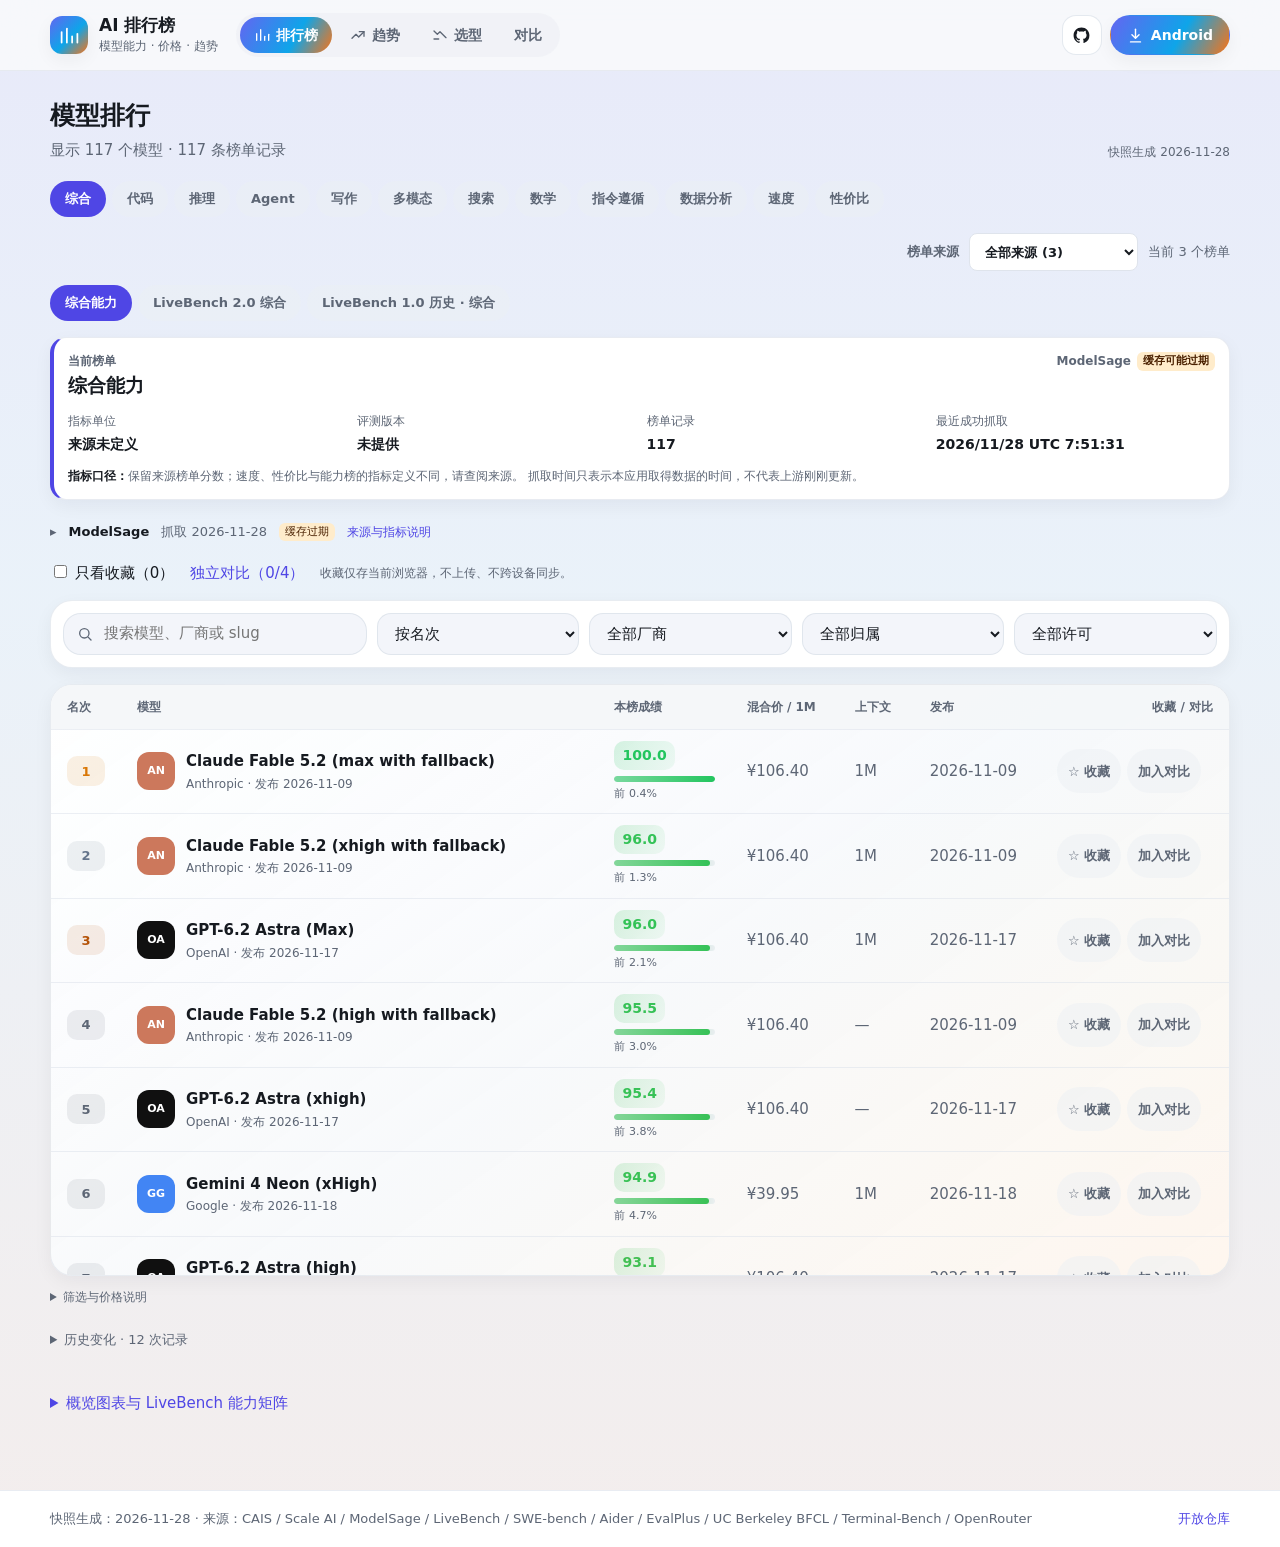
<file: web/index.html>
<!doctype html>
<html lang="zh-CN">
<head>
  <meta charset="utf-8">
  <meta name="viewport" content="width=device-width, initial-scale=1">
  <title>AI 排行榜</title>
  <meta name="description" content="跨源聚合 AI 模型榜单，支持能力、价格、趋势和场景选型对比。">
  <meta name="color-scheme" content="light dark">
  <meta property="og:title" content="AI 排行榜">
  <meta property="og:description" content="跨源聚合 AI 模型榜单，支持能力、价格、趋势和场景选型对比。">
  <link rel="stylesheet" href="./styles.css">
</head>
<body>
  <header class="app-header">
    <div class="shell header-inner">
      <a class="brand" href="#/">
        <span class="brand-mark" aria-hidden="true">
          <svg viewBox="0 0 24 24" fill="none" stroke="currentColor" stroke-width="2" stroke-linecap="round" stroke-linejoin="round"><path d="M3 20V8"/><path d="M9 20V4"/><path d="M15 20v-7"/><path d="M21 20v-10"/></svg>
        </span>
        <span>
          <span class="brand-name">AI 排行榜</span>
          <small>模型能力 · 价格 · 趋势</small>
        </span>
      </a>
      <nav class="app-nav" aria-label="主导航">
        <a href="#/" data-view="leaderboard" title="排行榜">
          <svg viewBox="0 0 24 24" fill="none" stroke="currentColor" stroke-width="2" stroke-linecap="round" stroke-linejoin="round" aria-hidden="true"><path d="M4 20V10"/><path d="M10 20V4"/><path d="M16 20v-6"/><path d="M22 20v-9"/></svg>
          <span>排行榜</span>
        </a>
        <a href="#/trends" data-view="trends" title="趋势">
          <svg viewBox="0 0 24 24" fill="none" stroke="currentColor" stroke-width="2" stroke-linecap="round" stroke-linejoin="round" aria-hidden="true"><path d="M3 17l6-6 4 4 8-8"/><path d="M14 7h7v7"/></svg>
          <span>趋势</span>
        </a>
        <a href="#/select" data-view="select" title="选型">
          <svg viewBox="0 0 24 24" fill="none" stroke="currentColor" stroke-width="2" stroke-linecap="round" stroke-linejoin="round" aria-hidden="true"><path d="m3 6 5 5 4-4 9 9"/><path d="M3 18h7"/></svg>
          <span>选型</span>
        </a>
        <a href="#/compare" data-view="compare" title="独立模型对比"><span>对比</span></a>
      </nav>
      <div class="header-actions">
        <a class="icon-button" href="https://github.com/Aigooz/ai-rankboard" target="_blank" rel="noreferrer" aria-label="GitHub 仓库">
          <svg viewBox="0 0 24 24" fill="currentColor" aria-hidden="true"><path d="M12 2C6.48 2 2 6.48 2 12c0 4.42 2.87 8.17 6.84 9.5.5.08.66-.22.66-.48v-1.7c-2.78.61-3.37-1.34-3.37-1.34-.45-1.16-1.11-1.47-1.11-1.47-.91-.62.07-.6.07-.6 1 .07 1.53 1.03 1.53 1.03.9 1.53 2.36 1.09 2.93.83.09-.65.35-1.09.64-1.34-2.22-.25-4.55-1.11-4.55-4.94 0-1.09.39-1.98 1.03-2.68-.1-.25-.45-1.27.1-2.64 0 0 .84-.27 2.75 1.02.8-.22 1.65-.33 2.5-.33.85 0 1.7.11 2.5.33 1.91-1.29 2.75-1.02 2.75-1.02.55 1.37.2 2.39.1 2.64.64.7 1.03 1.59 1.03 2.68 0 3.84-2.34 4.68-4.57 4.93.36.31.68.92.68 1.85V21c0 .27.16.57.67.48A10.01 10.01 0 0 0 22 12c0-5.52-4.48-10-10-10Z"/></svg>
        </a>
        <a class="download-button" href="https://raw.githubusercontent.com/Aigooz/ai-rankboard-updates/main/app-release.apk" download>
          <svg viewBox="0 0 24 24" fill="none" stroke="currentColor" stroke-width="2" stroke-linecap="round" stroke-linejoin="round" aria-hidden="true"><path d="M12 3v12"/><path d="m7 11 5 5 5-5"/><path d="M5 21h14"/></svg>
          <span>Android</span>
        </a>
      </div>
    </div>
  </header>

  <main class="shell page" id="app" aria-live="polite">
    <section class="loading-state" id="loading">
      <span class="spinner"></span>
      <h1>正在加载榜单</h1>
      <p>正在获取最新快照数据，首次加载可能需要几秒。</p>
    </section>
  </main>

  <div class="modal" id="model-modal" hidden>
    <div class="modal-backdrop" data-close-modal></div>
    <div class="modal-panel" role="dialog" aria-modal="true" aria-labelledby="modal-title">
      <div class="modal-header">
        <h2 id="modal-title">模型详情</h2>
        <button class="icon-button" type="button" data-close-modal aria-label="关闭详情">
          <svg viewBox="0 0 24 24" fill="none" stroke="currentColor" stroke-width="2" stroke-linecap="round" stroke-linejoin="round" aria-hidden="true"><path d="M18 6 6 18"/><path d="m6 6 12 12"/></svg>
        </button>
      </div>
      <div class="modal-body" id="modal-content"></div>
    </div>
  </div>

  <div class="modal reader-modal" id="news-reader" hidden>
    <div class="modal-backdrop" data-close-reader></div>
    <section class="modal-panel reader-panel" role="dialog" aria-modal="true" aria-labelledby="reader-title" aria-describedby="reader-note">
      <div class="modal-header">
        <h2 id="reader-title">资讯阅读</h2>
        <a class="chip reader-source" data-reader-source target="_blank" rel="noopener noreferrer">打开原文 ↗</a>
        <button class="icon-button" type="button" data-close-reader aria-label="关闭资讯阅读">✕</button>
      </div>
      <p id="reader-note" class="reader-note">正文来自最近一次抓取快照，可能截断或滞后；完整排版与最新内容请查看原文。</p>
      <div class="reader-translation"><button class="chip" type="button" id="reader-translate">翻译为中文</button><span id="reader-translation-status" role="status">按需机翻，将文章文本发送至 MyMemory（第三方）。</span></div>
      <article id="reader-content" class="reader-content" tabindex="0" aria-label="资讯正文"></article>
    </section>
  </div>

  <footer class="app-footer">
    <div class="shell footer-inner">
      <span id="data-meta">数据加载中</span>
      <a href="https://github.com/Aigooz/ai-rankboard" target="_blank" rel="noreferrer">开放仓库</a>
    </div>
  </footer>

  <script type="module" src="./app.js"></script>
</body>
</html>
</file>
<file: web/styles.css>
:root {
  color-scheme: light;
  --bg: #F3F5FA;
  --surface: #FFFFFF;
  --surface-container: #F4F6F9;
  --surface-high: #F0F2F6;
  --surface-highest: #EBEEF3;
  --surface-row: rgba(235, 238, 243, .46);
  --surface-variant: #E6EAF0;
  --outline: #DFE4EC;
  --text: #161A20;
  --muted: #5D6675;
  --primary: #4F46E5;
  --on-primary: #FFFFFF;
  --primary-container: #E7E9FF;
  --on-primary-container: #1B1B62;
  --secondary: #0E8781;
  --secondary-container: #D8F6F3;
  --on-secondary-container: #06302E;
  --tertiary: #D97706;
  --tertiary-container: #FFECCB;
  --on-tertiary-container: #4A2000;
  --success: #16A34A;
  --error: #DC2626;
  --accent-1: #6366F1;
  --accent-2: #0EA5E9;
  --accent-3: #F97316;
  --accent-4: #EC4899;
  --data-gradient: linear-gradient(90deg, #F87171, #FBBF24 50%, #34D399);
  --header: rgba(249, 250, 251, .88);
  --shadow: 0 18px 50px rgba(15, 23, 42, .08);
  --shadow-soft: 0 6px 18px rgba(15, 23, 42, .05);
  --panel-gradient: linear-gradient(145deg, rgba(255, 255, 255, .96) 0%, rgba(248, 250, 252, .9) 52%, rgba(255, 247, 237, .88) 100%);
}

@media (prefers-color-scheme: dark) {
  :root {
    color-scheme: dark;
  --bg: #070A10;
    --surface: #0C1017;
    --surface-container: #151B26;
    --surface-high: #1A212E;
    --surface-highest: #202735;
    --surface-row: rgba(32, 39, 53, .44);
    --surface-variant: #1C232F;
    --outline: #262E3C;
    --text: #E8ECF4;
    --muted: #A7B1C2;
    --primary: #A5B4FC;
    --on-primary: #141A45;
    --primary-container: #37306E;
    --on-primary-container: #E7E9FF;
    --secondary: #5EEAD4;
    --secondary-container: #0D4C47;
    --on-secondary-container: #D8F6F3;
    --tertiary: #FBBF24;
    --tertiary-container: #543405;
    --on-tertiary-container: #FFECCB;
  --success: #4ADE80;
  --error: #F87171;
  --accent-1: #818CF8;
  --accent-2: #38BDF8;
  --accent-3: #FB923C;
  --accent-4: #F472B6;
  --data-gradient: linear-gradient(90deg, #F87171, #FBBF24 50%, #34D399);
    --header: rgba(12, 16, 23, .9);
    --shadow: 0 20px 60px rgba(0, 0, 0, .32);
  --shadow-soft: 0 8px 22px rgba(0, 0, 0, .18);
  --panel-gradient: linear-gradient(145deg, rgba(18, 24, 36, .96) 0%, rgba(12, 16, 23, .92) 52%, rgba(22, 16, 24, .9) 100%);
  }
}

* { box-sizing: border-box; }

html {
  scroll-behavior: smooth;
}

body {
  margin: 0;
  min-height: 100vh;
  background:
    linear-gradient(180deg, rgba(99, 102, 241, .08) 0%, rgba(14, 165, 233, .04) 38%, rgba(249, 115, 22, .06) 100%),
    var(--bg);
  color: var(--text);
  font-family: "Segoe UI", "Microsoft YaHei", system-ui, -apple-system, sans-serif;
  font-size: 15px;
  line-height: 1.5;
  letter-spacing: 0;
}

a {
  color: var(--primary);
  text-decoration: none;
}

a:hover { text-decoration: underline; }

button,
input,
select {
  font: inherit;
}

button:focus-visible,
a:focus-visible,
input:focus-visible,
select:focus-visible,
[tabindex]:focus-visible {
  outline: 2px solid var(--primary);
  outline-offset: 2px;
}

.shell {
  width: min(1180px, 100% - 32px);
  margin-inline: auto;
}

.app-header {
  position: sticky;
  top: 0;
  z-index: 20;
  border-bottom: 1px solid color-mix(in srgb, var(--outline) 68%, transparent);
  background: var(--header);
  backdrop-filter: blur(18px);
}

.header-inner {
  display: flex;
  align-items: center;
  gap: 18px;
  min-height: 70px;
}

.brand {
  display: flex;
  align-items: center;
  gap: 11px;
  color: var(--text);
  font-weight: 700;
  white-space: nowrap;
}

.brand:hover { text-decoration: none; }

.brand-mark {
  display: grid;
  place-items: center;
  width: 38px;
  height: 38px;
  border-radius: 12px;
  background: linear-gradient(135deg, var(--accent-1), var(--accent-2) 55%, var(--accent-3));
  color: var(--on-primary);
  box-shadow: var(--shadow-soft);
}

.brand-mark svg {
  width: 21px;
  height: 21px;
}

.brand-name {
  display: block;
  font-size: 17px;
  line-height: 1.25;
}

.brand small {
  display: block;
  margin-top: 1px;
  color: var(--muted);
  font-size: 12px;
  font-weight: 500;
}

.app-nav {
  display: flex;
  align-items: center;
  gap: 4px;
  padding: 4px;
  border-radius: 999px;
  background: color-mix(in srgb, var(--surface-highest) 52%, transparent);
}

.app-nav a {
  display: inline-flex;
  align-items: center;
  gap: 6px;
  min-height: 36px;
  padding: 0 14px;
  border-radius: 999px;
  color: var(--muted);
  font-size: 14px;
  font-weight: 600;
  transition: background .18s ease, color .18s ease;
}

.app-nav a svg {
  width: 16px;
  height: 16px;
}

.app-nav a:hover {
  color: var(--text);
  background: color-mix(in srgb, var(--surface-highest) 70%, transparent);
  text-decoration: none;
}

.app-nav a.active {
  background: linear-gradient(120deg, var(--accent-1), var(--accent-2) 60%, var(--accent-3));
  color: var(--on-primary);
}

.header-actions {
  display: flex;
  align-items: center;
  gap: 8px;
  margin-left: auto;
}

.icon-button,
.download-button {
  display: inline-flex;
  align-items: center;
  justify-content: center;
  min-height: 40px;
  border: 1px solid color-mix(in srgb, var(--outline) 82%, transparent);
  color: var(--text);
}

.icon-button {
  width: 40px;
  border-radius: 14px;
  background: var(--surface);
  transition: background .18s ease;
}

.icon-button:hover {
  background: var(--surface-container);
}

.icon-button svg {
  width: 19px;
  height: 19px;
}

.download-button {
  gap: 7px;
  height: 40px;
  padding: 0 16px;
  border-radius: 999px;
  background: linear-gradient(120deg, var(--accent-1), var(--accent-2) 58%, var(--accent-3));
  border-color: transparent;
  color: var(--on-primary);
  font-size: 14px;
  font-weight: 650;
  box-shadow: var(--shadow-soft);
}

.download-button:hover {
  color: var(--on-primary);
  background: color-mix(in srgb, var(--primary) 90%, var(--text));
  text-decoration: none;
}

.download-button svg {
  width: 17px;
  height: 17px;
}

.page {
  padding: 26px 0 64px;
}

.metric-grid {
  display: grid;
  grid-template-columns: repeat(4, minmax(0, 1fr));
  gap: 12px;
  margin-bottom: 16px;
}

.metric-card {
  position: relative;
  overflow: hidden;
  padding: 16px 17px 15px;
  border: 1px solid color-mix(in srgb, var(--outline) 68%, transparent);
  border-radius: 20px;
  background: var(--surface);
  box-shadow: var(--shadow-soft);
}

.metric-card::before {
  content: "";
  position: absolute;
  inset: 0 0 auto;
  height: 4px;
  background: linear-gradient(90deg, var(--metric-color), color-mix(in srgb, var(--metric-color) 18%, transparent));
}

.metric-card span,
.metric-card small {
  display: block;
  color: var(--muted);
  font-size: 12px;
  font-weight: 650;
}

.metric-card strong {
  display: block;
  margin: 6px 0 4px;
  color: var(--text);
  font-size: 23px;
  line-height: 1.15;
  font-variant-numeric: tabular-nums;
}

.metric-card small {
  font-weight: 500;
}

.insight-grid {
  display: grid;
  grid-template-columns: repeat(3, minmax(0, 1fr));
  gap: 16px;
  margin-bottom: 16px;
}

.loading-state {
  display: grid;
  place-items: center;
  min-height: 52vh;
  color: var(--muted);
  text-align: center;
}

.loading-state h1 {
  margin: 16px 0 4px;
  font-size: 22px;
  color: var(--text);
}

.loading-state p {
  margin: 0;
}

.spinner {
  width: 30px;
  height: 30px;
  border: 3px solid var(--surface-highest);
  border-top-color: var(--primary);
  border-radius: 50%;
  animation: spin 1s linear infinite;
}

@keyframes spin { to { transform: rotate(360deg); } }

.view-header {
  display: flex;
  align-items: flex-end;
  justify-content: space-between;
  gap: 20px;
  margin-bottom: 18px;
}

.view-header h1 {
  margin: 0 0 4px;
  font-size: 25px;
  font-weight: 700;
  letter-spacing: 0;
}

.view-header p {
  margin: 0;
  color: var(--muted);
  max-width: 620px;
}

.freshness {
  color: var(--muted);
  font-size: 13px;
  text-align: right;
  white-space: nowrap;
}

.freshness strong {
  display: block;
  margin-top: 2px;
  color: var(--text);
  font-size: 15px;
}

.dimension-tabs {
  display: flex;
  gap: 6px;
  overflow-x: auto;
  scrollbar-width: none;
  padding: 2px 2px 4px;
  margin: 0 -2px 14px;
}

.dimension-tabs::-webkit-scrollbar { display: none; }

.board-source-filter {
  display: flex;
  align-items: center;
  justify-content: flex-end;
  flex-wrap: wrap;
  gap: 10px;
  margin: -2px 0 12px;
  color: var(--muted);
  font-size: 13px;
  font-weight: 600;
}
.source-board-count { font-weight: 500; }

.board-context {
  margin: -2px 0 12px;
  padding: 14px;
  border: 1px solid color-mix(in srgb, var(--outline) 72%, transparent);
  border-left: 4px solid var(--primary);
  border-radius: 16px;
  background: var(--surface);
  box-shadow: var(--shadow-soft);
}

.board-context-heading {
  display: flex;
  align-items: flex-start;
  justify-content: space-between;
  gap: 14px;
}

.board-context-eyebrow {
  display: block;
  margin-bottom: 3px;
  color: var(--muted);
  font-size: 12px;
  font-weight: 700;
}

.board-context-heading h2 {
  margin: 0;
  font-size: 19px;
  line-height: 1.35;
  overflow-wrap: anywhere;
}

.board-context-source {
  display: flex;
  align-items: center;
  flex-wrap: wrap;
  justify-content: flex-end;
  gap: 6px;
  color: var(--muted);
  font-size: 12px;
  font-weight: 600;
}

.board-context-facts {
  display: grid;
  grid-template-columns: repeat(4, minmax(0, 1fr));
  gap: 10px;
  margin: 13px 0 0;
}

.board-context-facts dt {
  color: var(--muted);
  font-size: 12px;
}

.board-context-facts dd {
  margin: 4px 0 0;
  font-size: 14px;
  font-weight: 650;
  overflow-wrap: anywhere;
}

.board-context-note {
  margin: 12px 0 0;
  color: var(--muted);
  font-size: 12px;
  line-height: 1.55;
  overflow-wrap: anywhere;
}

.board-context-note strong {
  color: var(--text);
}

.status-badge-failed {
  color: #991B1B;
  background: color-mix(in srgb, #EF4444 12%, var(--surface));
}

.board-source-filter select {
  max-width: min(360px, 70vw);
  min-height: 38px;
  padding: 0 32px 0 11px;
  border: 1px solid var(--outline);
  border-radius: 8px;
  background: var(--surface);
  color: var(--text);
}

.chip {
  flex: 0 0 auto;
  min-height: 36px;
  padding: 0 14px;
  border: 1px solid transparent;
  border-radius: 999px;
  background: color-mix(in srgb, var(--surface-highest) 48%, transparent);
  color: var(--muted);
  font-size: 13px;
  font-weight: 650;
  cursor: pointer;
  transition: background .18s ease, color .18s ease;
}

.chip:hover {
  background: var(--surface-highest);
  color: var(--text);
}

.chip.active {
  background: var(--primary);
  color: var(--on-primary);
}

.control-panel {
  display: grid;
  grid-template-columns: minmax(240px, 1.25fr) auto auto auto;
  gap: 10px;
  align-items: center;
  padding: 12px;
  margin-bottom: 16px;
  border: 1px solid color-mix(in srgb, var(--outline) 70%, transparent);
  border-radius: 22px;
  background: var(--surface);
  box-shadow: var(--shadow-soft);
}

.search-field {
  position: relative;
  display: block;
}

.search-field svg {
  position: absolute;
  left: 14px;
  top: 50%;
  width: 16px;
  height: 16px;
  color: var(--muted);
  transform: translateY(-50%);
  pointer-events: none;
}

.search-field input,
.control-panel select {
  width: 100%;
  min-height: 42px;
  padding: 0 13px;
  border: 1px solid color-mix(in srgb, var(--outline) 88%, transparent);
  border-radius: 14px;
  background: var(--bg);
  color: var(--text);
}

.search-field input {
  padding-left: 40px;
  border-radius: 18px;
}

.search-field input:focus,
.control-panel select:focus {
  outline: 2px solid color-mix(in srgb, var(--primary) 45%, transparent);
  outline-offset: 0;
  border-color: color-mix(in srgb, var(--primary) 45%, transparent);
}

.control-panel select {
  min-width: 138px;
  cursor: pointer;
}

.panel {
  overflow: hidden;
  border: 1px solid color-mix(in srgb, var(--outline) 70%, transparent);
  border-radius: 22px;
  background: var(--panel-gradient);
  box-shadow: var(--shadow-soft);
}

.chart-panel::before {
  content: "";
  position: absolute;
  inset: 0 0 auto;
  height: 3px;
  background: linear-gradient(90deg, var(--accent-1), var(--accent-2) 52%, var(--accent-3));
}

.panel { position: relative; }

.table-scroll {
  overflow: auto;
  max-height: calc(100vh - 310px);
}

.data-table {
  width: 100%;
  min-width: 860px;
  border-collapse: separate;
  border-spacing: 0;
}

.data-table th {
  position: sticky;
  top: 0;
  z-index: 1;
  padding: 13px 16px;
  background: color-mix(in srgb, var(--surface-container) 88%, transparent);
  color: var(--muted);
  font-size: 12px;
  font-weight: 700;
  text-align: left;
  white-space: nowrap;
}

.data-table th:last-child,
.data-table td:last-child { text-align: right; }

.data-table td {
  padding: 11px 16px;
  border-top: 1px solid color-mix(in srgb, var(--outline) 58%, transparent);
  vertical-align: middle;
}

.data-table tbody tr {
  cursor: pointer;
  transition: background .15s ease;
}

.data-table tbody tr:hover {
  background: color-mix(in srgb, var(--primary) 5%, transparent);
}

.data-table tbody tr:focus-visible {
  outline: 2px solid var(--primary);
  outline-offset: -2px;
}

.rank-cell {
  width: 62px;
}

.rank-badge {
  display: grid;
  place-items: center;
  width: 38px;
  height: 30px;
  border-radius: 10px;
  background: color-mix(in srgb, var(--rank-color, var(--muted)) 11%, transparent);
  color: var(--rank-color, var(--muted));
  font-size: 13px;
  font-weight: 700;
  font-variant-numeric: tabular-nums;
}

.model-cell {
  display: flex;
  align-items: center;
  gap: 11px;
  min-width: 220px;
}

.vendor-icon {
  display: grid;
  flex: 0 0 auto;
  place-items: center;
  width: 38px;
  height: 38px;
  border-radius: 12px;
  background: var(--vendor-color, #5B6472);
  color: #fff;
  font-size: 11px;
  font-weight: 700;
  overflow: hidden;
}

.model-name {
  display: block;
  font-size: 15px;
  font-weight: 650;
  overflow: hidden;
  text-overflow: ellipsis;
  white-space: nowrap;
}

.model-vendor {
  display: block;
  margin-top: 2px;
  color: var(--muted);
  font-size: 12px;
}

.num {
  color: var(--muted);
  font-variant-numeric: tabular-nums;
  white-space: nowrap;
}

.score-pill {
  display: inline-grid;
  place-items: center;
  min-width: 54px;
  padding: 6px 8px;
  border-radius: 10px;
  background: linear-gradient(120deg, color-mix(in srgb, var(--score-color, var(--primary)) 18%, transparent), color-mix(in srgb, var(--score-color, var(--primary)) 6%, transparent));
  color: var(--score-color, var(--primary));
  font-size: 14px;
  font-weight: 750;
  font-variant-numeric: tabular-nums;
}

.score-cell {
  min-width: 124px;
}

.score-cell .score-pill {
  display: inline-flex;
  justify-content: center;
  min-width: 50px;
  padding: 4px 8px;
}

.score-cell .score-meter {
  margin-top: 6px;
}

.score-cell small {
  display: block;
  margin-top: 4px;
  color: var(--muted);
  font-size: 11px;
  white-space: nowrap;
}

.score-meter {
  display: block;
  width: 100%;
  min-width: 64px;
  height: 6px;
  overflow: hidden;
  border-radius: 999px;
  background: color-mix(in srgb, var(--surface-highest) 72%, transparent);
}

.score-meter i {
  display: block;
  width: var(--score-ratio, 0%);
  height: 100%;
  border-radius: 999px;
  background: linear-gradient(90deg, color-mix(in srgb, var(--score-color, var(--primary)) 58%, white 6%), var(--score-color, var(--primary)));
  box-shadow: 0 0 12px color-mix(in srgb, var(--score-color, var(--primary)) 34%, transparent);
}

.muted { color: var(--muted); }

.empty-state {
  padding: 44px 24px;
  color: var(--muted);
  text-align: center;
}

.trend-grid,
.select-grid {
  display: grid;
  grid-template-columns: 1.32fr 1fr;
  gap: 16px;
  align-items: start;
}

.panel-head {
  display: flex;
  align-items: flex-start;
  justify-content: space-between;
  gap: 12px;
  padding: 18px 18px 10px;
}

.panel-head h2 {
  margin: 0;
  font-size: 17px;
  font-weight: 700;
}

.panel-sub {
  margin: 4px 0 0;
  color: var(--muted);
  font-size: 13px;
  max-width: 520px;
}

.panel-body {
  padding: 0 18px 14px;
}

.eyebrow {
  margin-bottom: 5px;
  color: var(--accent-2);
  font-size: 11px;
  font-weight: 800;
  letter-spacing: .08em;
  text-transform: uppercase;
}

.freshness span {
  display: block;
  margin-top: 4px;
  color: var(--accent-2);
  font-size: 11px;
  font-weight: 650;
}

.livebench-matrix-panel {
  margin-top: 16px;
}

.livebench-matrix-head {
  align-items: flex-end;
}

.benchmark-meta {
  flex: 0 0 auto;
  padding: 9px 12px;
  border: 1px solid color-mix(in srgb, var(--accent-2) 22%, transparent);
  border-radius: 14px;
  background: linear-gradient(135deg, color-mix(in srgb, var(--accent-2) 13%, transparent), color-mix(in srgb, var(--accent-3) 9%, transparent));
  text-align: right;
}

.benchmark-meta strong,
.benchmark-meta span {
  display: block;
}

.benchmark-meta strong {
  color: var(--text);
  font-size: 13px;
  font-variant-numeric: tabular-nums;
}

.benchmark-meta span {
  margin-top: 3px;
  color: var(--muted);
  font-size: 11px;
}

.matrix-scroll {
  overflow-x: auto;
  padding: 0 18px 16px;
}

.livebench-matrix {
  width: 100%;
  min-width: 780px;
  border-collapse: separate;
  border-spacing: 0 5px;
}

.livebench-matrix th {
  padding: 7px 9px;
  color: var(--muted);
  font-size: 11px;
  font-weight: 750;
  text-align: center;
  white-space: nowrap;
}

.livebench-matrix th:first-child {
  width: 190px;
  text-align: left;
}

.livebench-matrix tbody tr {
  cursor: pointer;
  transition: transform .16s ease, filter .16s ease;
}

.livebench-matrix tbody tr:hover,
.livebench-matrix tbody tr:focus-visible {
  filter: brightness(1.05);
  outline: none;
  transform: translateX(2px);
}

.livebench-matrix tbody th,
.livebench-matrix tbody td {
  background: var(--surface-row);
}

.livebench-matrix tbody th {
  border-radius: 12px 0 0 12px;
  padding: 9px 12px;
  text-align: left;
}

.livebench-matrix tbody td:last-child {
  border-radius: 0 12px 12px 0;
}

.matrix-rank,
.matrix-model,
.matrix-vendor {
  display: block;
}

.matrix-rank {
  color: var(--accent-2);
  font-size: 10px;
  font-weight: 800;
}

.matrix-model {
  margin-top: 2px;
  overflow: hidden;
  color: var(--text);
  font-size: 13px;
  font-weight: 700;
  text-overflow: ellipsis;
  white-space: nowrap;
}

.matrix-vendor {
  margin-top: 2px;
  overflow: hidden;
  color: var(--muted);
  font-size: 10px;
  text-overflow: ellipsis;
  white-space: nowrap;
}

.matrix-score {
  position: relative;
  min-width: 70px;
  padding: 9px 8px !important;
  color: var(--matrix-color);
  font-size: 12px;
  font-weight: 800;
  text-align: center;
  font-variant-numeric: tabular-nums;
  isolation: isolate;
}

.matrix-score::before {
  content: "";
  position: absolute;
  z-index: -1;
  inset: 3px;
  border-radius: 9px;
  background: linear-gradient(135deg, color-mix(in srgb, var(--matrix-color) 24%, transparent), color-mix(in srgb, var(--matrix-color) 7%, transparent));
}

.matrix-score span {
  display: block;
  height: 3px;
  margin-top: 5px;
  overflow: hidden;
  border-radius: 999px;
  background: color-mix(in srgb, var(--matrix-color) 16%, transparent);
}

.matrix-score span::after {
  content: "";
  display: block;
  width: var(--matrix-ratio);
  height: 100%;
  border-radius: inherit;
  background: var(--matrix-color);
}

.usage-list,
.news-list,
.selection-list,
.latest-list {
  display: grid;
  gap: 8px;
}

.usage-item,
.news-item,
.selection-row,
.latest-row {
  width: 100%;
  border: 0;
  border-radius: 14px;
  background: var(--surface-row);
  color: var(--text);
  text-align: left;
  transition: background .18s ease;
}

.usage-item,
.selection-row,
.latest-row {
  cursor: pointer;
}

.usage-item:hover,
.news-item:hover,
.selection-row:hover,
.latest-row:hover {
  background: color-mix(in srgb, var(--primary) 8%, var(--surface-row));
  text-decoration: none;
}

.usage-item {
  display: grid;
  grid-template-columns: 24px minmax(0, 1fr) auto;
  gap: 7px 10px;
  align-items: center;
  padding: 10px;
}

.usage-item[data-clickable="false"] {
  cursor: default;
}

.usage-position {
  color: var(--muted);
  font-size: 13px;
  font-weight: 750;
  font-variant-numeric: tabular-nums;
}

.usage-name {
  overflow: hidden;
  text-overflow: ellipsis;
  white-space: nowrap;
  font-size: 14px;
  font-weight: 650;
}

.usage-item:hover .usage-name {
  color: var(--primary);
}

.usage-tokens {
  color: var(--muted);
  font-size: 12px;
  font-variant-numeric: tabular-nums;
  white-space: nowrap;
}

.usage-change {
  margin-left: 7px;
  font-weight: 650;
}

.usage-change.up { color: var(--success); }
.usage-change.down { color: var(--error); }

.usage-bar {
  grid-column: 2 / 4;
  height: 5px;
  overflow: hidden;
  border-radius: 999px;
  background: color-mix(in srgb, var(--surface-highest) 72%, transparent);
}

.usage-bar span {
  display: block;
  height: 100%;
  border-radius: 999px;
  background: linear-gradient(90deg, var(--accent-1), var(--accent-2) 62%, var(--accent-3));
}

.usage-control-panel {
  grid-template-columns: minmax(220px, 1fr);
}

.usage-board-head {
  align-items: flex-start;
}

.usage-period {
  color: var(--muted);
  font-size: 12px;
  font-variant-numeric: tabular-nums;
  white-space: nowrap;
}

.usage-ranking-list {
  display: grid;
  gap: 8px;
  margin: 0;
  padding: 0;
  list-style: none;
}

.usage-rank-row {
  display: grid;
  grid-template-columns: 34px minmax(0, 1fr) minmax(92px, auto) 54px;
  gap: 7px 10px;
  align-items: center;
  min-width: 0;
  padding: 11px 12px;
  border-radius: 10px;
  background: var(--surface-row);
  cursor: pointer;
  transition: background .18s ease;
}

.usage-rank-row:hover,
.usage-rank-row:focus-visible {
  background: color-mix(in srgb, var(--primary) 8%, var(--surface-row));
}

.usage-rank-row:focus-visible {
  outline: 2px solid var(--primary);
  outline-offset: 2px;
}

.usage-rank-badge {
  justify-self: start;
}

.usage-rank-model {
  display: flex;
  min-width: 0;
  align-items: center;
  gap: 9px;
}

.usage-rank-copy {
  display: grid;
  min-width: 0;
  gap: 2px;
}

.usage-rank-copy .model-name {
  display: block;
  min-width: 0;
  overflow-wrap: anywhere;
  font-weight: 650;
}

.usage-rank-copy .model-vendor {
  overflow: hidden;
  color: var(--muted);
  font-size: 12px;
  text-overflow: ellipsis;
  white-space: nowrap;
}

.usage-rank-value {
  justify-self: end;
  font-weight: 700;
  font-variant-numeric: tabular-nums;
  text-align: right;
  white-space: nowrap;
}

.usage-rank-value small {
  display: block;
  color: var(--muted);
  font-size: 10px;
  font-weight: 500;
}

.usage-rank-row > .usage-change {
  justify-self: end;
  margin: 0;
  font-size: 12px;
  font-variant-numeric: tabular-nums;
}

.usage-rank-bar {
  grid-column: 2 / -1;
  height: 6px;
  overflow: hidden;
  border-radius: 999px;
  background: color-mix(in srgb, var(--surface-highest) 72%, transparent);
}

.usage-rank-bar i {
  display: block;
  height: 100%;
  border-radius: inherit;
  background: linear-gradient(90deg, var(--accent-1), var(--accent-2) 62%, var(--accent-3));
}

.distribution-list {
  display: grid;
  gap: 10px;
}

.distribution-row {
  display: grid;
  grid-template-columns: 74px minmax(0, 1fr) 38px;
  align-items: center;
  gap: 10px;
}

.distribution-row > span:first-child,
.distribution-name {
  overflow: hidden;
  color: var(--muted);
  font-size: 12px;
  font-weight: 650;
  text-overflow: ellipsis;
  white-space: nowrap;
}

.distribution-row strong {
  color: var(--text);
  font-size: 13px;
  text-align: right;
  font-variant-numeric: tabular-nums;
}

.distribution-bar {
  display: block;
  overflow: hidden;
  height: 8px;
  border-radius: 999px;
  background: color-mix(in srgb, var(--surface-highest) 72%, transparent);
}

.distribution-bar i {
  display: block;
  height: 100%;
  border-radius: inherit;
  background: linear-gradient(90deg, color-mix(in srgb, var(--bar-color, var(--accent-1)) 70%, white 8%), var(--bar-color, var(--accent-1)));
  animation: growBar .5s ease both;
}

@keyframes growBar {
  from { transform: scaleX(0); transform-origin: left; opacity: .2; }
  to { transform: scaleX(1); transform-origin: left; opacity: 1; }
}

.chart-empty {
  display: grid;
  min-height: 160px;
  place-items: center;
  color: var(--muted);
}

.scatter-wrap,
.radar-wrap {
  display: grid;
  width: 100%;
}

.scatter-wrap svg,
.radar-wrap svg {
  width: 100%;
  height: auto;
  overflow: visible;
}

.scatter-label,
.radar-label {
  fill: var(--muted);
  font-size: 12px;
  font-weight: 650;
}

.radar-value {
  fill: var(--text);
  font-size: 12px;
  font-weight: 750;
  font-variant-numeric: tabular-nums;
}

.scatter-hit {
  cursor: pointer;
}

.scatter-hit:hover {
  stroke: var(--text);
  stroke-width: 1.5;
}

.radar-panel {
  margin-bottom: 18px;
}

.radar-summary {
  color: var(--muted);
  font-size: 12px;
  text-align: right;
}

.radar-summary strong {
  display: block;
  margin-bottom: 3px;
  color: var(--accent-1);
  font-size: 16px;
}

.news-item {
  padding: 10px 12px;
}

.news-item h3 {
  margin: 0;
  color: var(--text);
  font-size: 14px;
  font-weight: 650;
  line-height: 1.42;
}

.news-item:hover h3 {
  color: var(--primary);
}

.news-item span {
  display: block;
  margin-top: 4px;
  color: var(--muted);
  font-size: 12px;
}

.selection-row {
  display: flex;
  align-items: center;
  gap: 10px;
  padding: 10px;
}

.selection-leading {
  width: 26px;
  color: var(--muted);
  font-size: 12px;
  font-weight: 700;
  text-align: center;
  flex: 0 0 auto;
}

.selection-info {
  flex: 1;
  min-width: 0;
}

.selection-info .score-meter {
  margin-top: 7px;
}

.selection-model {
  overflow: hidden;
  text-overflow: ellipsis;
  white-space: nowrap;
  font-size: 14px;
  font-weight: 650;
}

.selection-meta,
.recommend-detail,
.tier-detail,
.latest-meta {
  display: block;
  margin-top: 3px;
  overflow: hidden;
  text-overflow: ellipsis;
  white-space: nowrap;
  color: var(--muted);
  font-size: 12px;
}

.selection-right,
.latest-score {
  flex: 0 0 auto;
  text-align: right;
}

.selection-price {
  color: var(--primary);
  font-size: 14px;
  font-weight: 700;
  font-variant-numeric: tabular-nums;
}

.selection-badge {
  margin-top: 2px;
  color: var(--muted);
  font-size: 11px;
  white-space: nowrap;
}

.recommend-grid {
  display: grid;
  grid-template-columns: repeat(2, minmax(0, 1fr));
  gap: 10px;
}

.recommend-card {
  padding: 12px;
  border-radius: 16px;
  background: var(--surface-row);
}

.recommend-label {
  display: flex;
  align-items: center;
  justify-content: space-between;
  gap: 8px;
  color: var(--muted);
  font-size: 12px;
  font-weight: 700;
}

.recommend-model {
  display: flex;
  align-items: center;
  justify-content: space-between;
  gap: 8px;
  margin-top: 8px;
}

.recommend-model + .recommend-model {
  margin-top: 8px;
}

.model-chip {
  flex: 1;
  min-width: 0;
  padding: 0;
  border: 0;
  background: transparent;
  color: var(--text);
  text-align: left;
  font-size: 14px;
  font-weight: 650;
  cursor: pointer;
  overflow: hidden;
  text-overflow: ellipsis;
  white-space: nowrap;
}

.model-chip:hover {
  color: var(--primary);
}

.tier-grid {
  display: grid;
  grid-template-columns: repeat(4, minmax(0, 1fr));
  gap: 10px;
}

.tier-item {
  padding: 12px;
  border-radius: 16px;
  background: var(--surface-row);
}

.tier-item .score-meter {
  margin-top: 8px;
}

.tier-label {
  color: var(--tertiary);
  font-size: 12px;
  font-weight: 700;
}

.tier-model {
  margin-top: 6px;
  overflow-wrap: anywhere;
  font-size: 14px;
  font-weight: 650;
}

.latest-row {
  display: flex;
  align-items: center;
  gap: 10px;
  padding: 9px 10px;
}

.latest-row .vendor-icon {
  width: 30px;
  height: 30px;
  border-radius: 10px;
  font-size: 10px;
}

.latest-score {
  color: var(--text);
  font-size: 15px;
  font-weight: 700;
  font-variant-numeric: tabular-nums;
}

.latest-score strong {
  display: block;
}

.latest-score .score-meter {
  margin-top: 5px;
}

.modal {
  position: fixed;
  inset: 0;
  z-index: 40;
  display: grid;
  place-items: center;
  padding: 22px;
}

.modal[hidden] { display: none; }

.modal-backdrop {
  position: absolute;
  inset: 0;
  background: color-mix(in srgb, #0F1826 42%, transparent);
  backdrop-filter: blur(4px);
}

.modal-panel {
  position: relative;
  width: min(780px, 100%);
  max-height: min(85vh, 780px);
  overflow: hidden;
  border: 1px solid color-mix(in srgb, var(--outline) 70%, transparent);
  border-radius: 28px;
  background: var(--surface);
  box-shadow: var(--shadow);
}

.modal-header {
  display: flex;
  align-items: center;
  justify-content: space-between;
  gap: 16px;
  min-height: 60px;
  padding: 12px 18px;
  border-bottom: 1px solid color-mix(in srgb, var(--outline) 55%, transparent);
}

.modal-header h2 {
  margin: 0;
  font-size: 19px;
  overflow-wrap: anywhere;
}

.modal-body {
  overflow: auto;
  max-height: calc(min(85vh, 780px) - 61px);
  padding: 18px;
}

.detail-grid {
  display: grid;
  grid-template-columns: repeat(4, minmax(0, 1fr));
  gap: 9px;
  margin-bottom: 14px;
}

.detail-stat {
  padding: 12px;
  border-radius: 16px;
  background: var(--surface-row);
}

.detail-stat span {
  display: block;
  color: var(--muted);
  font-size: 12px;
}

.detail-stat strong {
  display: block;
  margin-top: 4px;
  font-size: 15px;
  overflow-wrap: anywhere;
}

.detail-stat small {
  display: block;
  margin-top: 4px;
  color: var(--muted);
  font-size: 12px;
}

.detail-chips {
  display: flex;
  flex-wrap: wrap;
  align-items: center;
  gap: 7px;
  margin-bottom: 14px;
}

.detail-chip {
  display: inline-flex;
  align-items: center;
  gap: 5px;
  padding: 5px 9px;
  border-radius: 999px;
  background: var(--surface-highest);
  color: var(--muted);
  font-size: 12px;
}

.detail-chip strong {
  color: var(--text);
  font-weight: 700;
}

.detail-source {
  margin: 0 0 18px;
  color: var(--muted);
  font-size: 13px;
  line-height: 1.6;
}

.section-title {
  margin: 0 0 10px;
  font-size: 16px;
  font-weight: 700;
}

.score-list {
  display: grid;
  gap: 8px;
}

.score-row {
  display: grid;
  grid-template-columns: minmax(0, 1fr) 78px 62px;
  gap: 10px;
  align-items: center;
  padding: 10px;
  border-radius: 14px;
  background: var(--surface-row);
}

.score-row-name {
  overflow: hidden;
  text-overflow: ellipsis;
  white-space: nowrap;
  font-weight: 650;
}

.score-row-rank {
  color: var(--muted);
  font-size: 13px;
  text-align: right;
  font-variant-numeric: tabular-nums;
}

.score-row-rank strong {
  display: block;
  color: var(--text);
}

.score-row-rank span {
  display: block;
  margin-top: 2px;
  font-size: 11px;
}

.score-row-score {
  color: var(--score-color, var(--primary));
  text-align: right;
  font-size: 16px;
  font-weight: 750;
  font-variant-numeric: tabular-nums;
}

.score-bar {
  grid-column: 1 / 4;
  height: 5px;
  border-radius: 999px;
  background: color-mix(in srgb, var(--score-color, var(--primary)) 15%, transparent);
  overflow: hidden;
}

.score-bar span {
  display: block;
  width: var(--score-ratio, 0%);
  height: 100%;
  border-radius: 999px;
  background: var(--data-gradient);
  background-size: calc(100% / max(var(--score-ratio-number, 1), .001));
  transition: width .35s ease;
}

.error-state {
  padding: 44px;
  text-align: center;
}

.error-state h1 {
  margin: 0 0 6px;
  font-size: 22px;
}

.error-state p {
  margin: 0 0 18px;
  color: var(--muted);
}

.retry-button {
  min-height: 40px;
  padding: 0 18px;
  border: 0;
  border-radius: 999px;
  background: var(--primary);
  color: var(--on-primary);
  font-weight: 650;
  cursor: pointer;
}

.app-footer {
  border-top: 1px solid color-mix(in srgb, var(--outline) 68%, transparent);
  background: var(--surface);
}

.footer-inner {
  display: flex;
  align-items: center;
  justify-content: space-between;
  gap: 16px;
  min-height: 56px;
  color: var(--muted);
  font-size: 13px;
}

@media (max-width: 900px) {
  .header-inner {
    flex-wrap: wrap;
    gap: 10px;
    padding-block: 10px 0;
  }

  .brand small { display: none; }

  .app-nav {
    order: 3;
    width: 100%;
    margin-bottom: 8px;
    overflow-x: auto;
    scrollbar-width: none;
  }

  .app-nav a {
    flex: 1 0 auto;
    justify-content: center;
  }

  .download-button span { display: none; }

  .view-header {
    display: block;
  }

  .freshness {
    margin-top: 8px;
    text-align: left;
  }

  .control-panel {
    grid-template-columns: 1fr;
  }

  .control-panel select {
    min-width: 0;
  }

  .metric-grid {
    grid-template-columns: repeat(2, minmax(0, 1fr));
  }

  .insight-grid {
    grid-template-columns: 1fr;
  }

  .distribution-row {
    grid-template-columns: 60px minmax(0, 1fr) 32px;
  }

  .table-scroll {
    max-height: none;
  }

  .trend-grid,
  .select-grid {
    grid-template-columns: 1fr;
  }

  .livebench-matrix-head {
    display: block;
  }

  .benchmark-meta {
    display: inline-block;
    margin-top: 10px;
    text-align: left;
  }

  .recommend-grid,
  .tier-grid,
  .detail-grid {
    grid-template-columns: repeat(2, minmax(0, 1fr));
  }

  .usage-item {
    grid-template-columns: 20px minmax(0, 1fr);
  }

  .usage-tokens {
    grid-column: 2;
    margin-top: 2px;
    white-space: normal;
  }

  .usage-bar {
    grid-column: 1 / 3;
  }

  .modal {
    padding: 10px;
  }

  .modal-body {
    padding: 13px;
  }
}

@media (max-width: 520px) {
  .shell {
    width: min(100% - 20px, 1180px);
  }

  .brand-name { font-size: 16px; }
  .view-header h1 { font-size: 22px; }
  .download-button { width: 40px; padding: 0; }
  .tier-grid { grid-template-columns: 1fr; }
  .metric-grid { grid-template-columns: 1fr; }
  .metric-card strong { font-size: 21px; }
  .score-row {
    grid-template-columns: minmax(0, 1fr) 62px 52px;
  }

  .livebench-matrix {
    min-width: 720px;
  }
}

/* Selection and data provenance: touch-friendly, contained horizontal scrolling. */
.board-info, .history-panel { margin: 10px 0; color: var(--muted); font-size: 13px; }
.trust-note { border-left: 4px solid var(--secondary); background: var(--secondary-container); color: var(--on-secondary-container); border-radius: 10px; }
.board-info h2, .history-panel h2 { margin: 0 0 8px; font-size: 17px; }
.board-info p, .history-panel p { overflow-wrap: anywhere; }
.time-grid { display: grid; grid-template-columns: repeat(3,minmax(0,1fr)); gap: 12px; }
.time-grid dt { color: var(--muted); font-size: 12px; }
.time-grid dd { margin: 4px 0 0; overflow-wrap: anywhere; }
.warning { color: var(--tertiary); overflow-wrap: anywhere; }
.selection-toolbar { display: flex; gap: 16px; align-items: center; flex-wrap: wrap; }
.selection-toolbar span { color: var(--muted); font-size: 12px; }
.model-actions { display: flex; gap: 6px; flex-wrap: wrap; margin: 6px 0; }
.model-actions .chip { min-height: 44px; padding: 0 10px; }
.model-actions [aria-pressed="true"] { background: var(--primary-container); color: var(--on-primary-container); }
.control-panel { grid-template-columns: minmax(200px,1.5fr) repeat(4,minmax(100px,1fr)); }
.control-panel select { min-width: 0; }
.comparison-scroll { overflow: auto; margin-top: 16px; }
.comparison-table { width: 100%; border-collapse: collapse; min-width: 560px; }
.comparison-table th, .comparison-table td { padding: 16px; border-bottom: 1px solid var(--outline); text-align: left; min-width: 135px; max-width: 280px; overflow-wrap: anywhere; }
.comparison-table th:first-child { position: sticky; left: 0; background: var(--surface); }
.compare-selector select { min-height: 44px; max-width: 100%; background: var(--surface); color: var(--text); border: 1px solid var(--outline); border-radius: 10px; padding: 8px; }
button, .app-nav a { touch-action: manipulation; }
@media (max-width: 900px) {
  .control-panel { grid-template-columns: repeat(2,minmax(0,1fr)); }
  .search-field { grid-column: 1 / -1; }
  .time-grid { grid-template-columns: 1fr; }
  .app-nav a { min-height: 44px; }
  .board-context-facts { grid-template-columns: repeat(2, minmax(0, 1fr)); }
  .board-context-heading { flex-direction: column; }
  .board-context-source { justify-content: flex-start; }
}
@media (max-width: 600px) {
  .board-context { border-radius: 14px; padding: 12px; }
  .board-context-heading h2 { font-size: 18px; }
  .board-context-facts { grid-template-columns: 1fr; }
  .usage-period { white-space: normal; }
  .usage-rank-row {
    grid-template-columns: 30px minmax(0, 1fr) auto;
    padding: 10px;
  }
  .usage-rank-row > .usage-change {
    grid-column: 3;
    grid-row: 2;
    align-self: center;
  }
  .usage-rank-value {
    grid-column: 3;
    grid-row: 1;
  }
  .usage-rank-bar {
    grid-column: 2 / -1;
  }
  .footer-inner {
    flex-wrap: wrap;
    align-items: flex-start;
    gap: 4px 12px;
    padding-block: 10px;
  }
  .footer-inner > * { flex: 1 1 100%; min-width: 0; }
  .footer-inner a { flex: 0 0 auto; white-space: nowrap; }
  .data-table { min-width: 0; display: block; }
  .data-table thead { display: none; }
  .data-table tbody { display: grid; gap: 10px; padding: 8px; }
  .data-table tr { display: grid; grid-template-columns: 54px minmax(0,1fr); border: 1px solid var(--outline); border-radius: 14px; padding: 8px; }
  .data-table td { padding: 6px; border: 0; text-align: left !important; min-width: 0; }
  .data-table .rank-cell { grid-column: 1; }
  .data-table td:nth-child(2) { grid-column: 2; }
  .data-table td:nth-child(n+3) { grid-column: 1 / -1; }
  .data-table td:nth-child(3)::before { content: "本榜成绩："; color: var(--muted); }
  .data-table td:nth-child(4)::before { content: "估算混合价 / 1M："; }
  .data-table td:nth-child(5)::before { content: "上下文："; }
  .data-table td:nth-child(6)::before { content: "模型发布："; }
  .data-table .score-meter { display: none; }
  .data-table .score-cell small { display: inline; margin-left: 8px; }
  .model-cell { min-width: 0; }
  .model-info { min-width: 0; }
  .model-name { white-space: normal; overflow-wrap: anywhere; }
  .freshness { white-space: normal; }
  .modal-panel { max-height: 90dvh; }
  .modal-body { max-height: calc(90dvh - 70px); }
}
@media (prefers-reduced-motion: reduce) { *, *::before, *::after { animation: none !important; transition: none !important; scroll-behavior: auto !important; } }

.board-info > summary, .history-panel > summary { padding: 8px 0; cursor: pointer; min-height: 40px; }
.board-info > summary { display: flex; align-items: center; flex-wrap: wrap; gap: 6px 12px; }
.board-info > summary::before { content: "▸"; color: var(--muted); }
.board-info[open] > summary::before { content: "▾"; }
.board-info > summary::-webkit-details-marker { display: none; }
.provenance-label { color: var(--text); font-weight: 650; }
.disclosure-label { color: var(--primary); font-size: 12px; }
.status-badge { display: inline-block; background: var(--tertiary-container); color: var(--on-tertiary-container); border-radius: 6px; padding: 1px 6px; font-size: 11px; }
.disclosure-body { border-left: 2px solid var(--outline); padding: 8px 14px; margin-bottom: 8px; }
.inline-disclosure { color: var(--muted); font-size: 12px; margin: 8px 0; }
.inline-disclosure summary { cursor: pointer; width: fit-content; min-height: 28px; padding: 4px 0; }
.inline-disclosure p { max-width: 76ch; margin: 4px 0 10px; }
summary:focus-visible { outline: 2px solid var(--primary); outline-offset: 2px; }
.board-info h2 { font-size: 15px; }
@media (max-width: 600px) { .board-info > summary { gap: 4px 8px; } .provenance-time { font-size: 12px; } }

.overview-disclosure { margin-top: 20px; }
.overview-disclosure > summary { color: var(--primary); cursor: pointer; padding: 10px 0; min-height: 44px; }
.compact-freshness { font-size: 12px; }
@media (max-width: 600px) { .compact-freshness { margin-top: 4px; } }

.news-item { cursor: pointer; }
.news-item:disabled { opacity: .6; cursor: not-allowed; }
.reader-panel { width: min(1100px, 100%); height: 90dvh; max-height: 90dvh; display: flex; flex-direction: column; }
.reader-panel .modal-header { flex-shrink: 0; }
.reader-panel h2 { flex: 1; font-size: 16px; }
.reader-source { display: inline-flex; align-items: center; min-height: 44px; white-space: nowrap; }
.reader-note { margin: 0; padding: 8px 16px; font-size: 12px; color: var(--muted); background: var(--surface-container); }
.reader-translation { display: flex; gap: 10px; align-items: center; padding: 6px 16px; font-size: 12px; color: var(--muted); flex-shrink: 0; }
.reader-translation button { flex-shrink: 0; min-height: 40px; color: var(--primary); }
.reader-translation button:disabled { opacity: .55; cursor: wait; }
.reader-content { flex: 1; min-height: 0; overflow: auto; padding: 24px clamp(18px, 5vw, 72px); line-height: 1.85; overflow-wrap: anywhere; }
.reader-content > * { max-width: 72ch; margin-inline: auto; }
.reader-content p { margin-block: 0 1.25em; white-space: pre-line; }
.reader-date { color: var(--muted); font-size: 12px; }
.reader-article-title { font-size: clamp(22px, 4vw, 32px); line-height: 1.35; margin-block: 0 24px; }
@media (max-width: 600px) {
  .reader-modal { padding: 0; align-items: end; }
  .reader-panel { width: 100%; height: 94dvh; max-height: 94dvh; border-radius: 20px 20px 0 0; }
  .reader-panel .modal-header { gap: 8px; padding: 10px; }
  .reader-panel h2 { font-size: 14px; max-height: 44px; overflow: auto; }
}
.benchmark-reference .disclosure-body { font-size: 13px; line-height: 1.7; }
.benchmark-reference h2 { font-size: 16px; }
.benchmark-reference code { overflow-wrap: anywhere; }
.public-example { border-top: 1px solid var(--outline); margin-top: 12px; padding-top: 12px; }
.public-example h3 { font-size: 14px; }
.public-example p { white-space: pre-line; }
.training-warning { font-weight: 650; color: var(--tertiary); }

.detail-primary { background: var(--primary-container); border-radius: 14px; padding: 14px 16px; margin: 12px 0; }
.detail-primary > div { display: grid; grid-template-columns: minmax(0,1fr) auto; gap: 4px 12px; align-items: center; }
.detail-primary strong { font-size: 30px; line-height: 1.2; grid-column: 2; grid-row: 1 / 3; color: var(--primary); overflow-wrap: anywhere; }
.detail-primary span, .detail-primary small { overflow-wrap: anywhere; }
.detail-primary p { margin: 10px 0 0; font-size: 12px; color: var(--muted); }
.detail-extra, .detail-results, .detail-related, .trend-notes { border-top: 1px solid var(--outline); margin-top: 10px; }
.detail-extra > summary, .detail-results > summary, .detail-related > summary, .trend-notes > summary { padding: 13px 0; min-height: 44px; cursor: pointer; font-weight: 600; }
.detail-score summary { font-size: 12px; color: var(--muted); cursor: pointer; margin-top: 8px; }
.compact-freshness, .freshness, #data-meta { white-space: normal; overflow: visible; text-overflow: clip; overflow-wrap: anywhere; }
.freshness strong { font-size: 14px; white-space: nowrap; }
@media (max-width: 360px) { .detail-primary strong { font-size: 24px; } .detail-price-grid { grid-template-columns: 1fr; } }
.detail-intro { display: flex; gap: 12px; color: var(--muted); font-size: 13px; flex-wrap: wrap; }
.detail-specs, .detail-price-grid { display: grid; grid-template-columns: repeat(2,minmax(0,1fr)); gap: 8px; margin: 10px 0; }
.detail-spec { background: var(--surface-row); padding: 9px 12px; border-radius: 10px; min-width: 0; }
.detail-spec dt { font-size: 12px; color: var(--muted); }
.detail-spec dd { margin: 3px 0 0; font-weight: 650; overflow-wrap: anywhere; }
.detail-pricing { margin-bottom: 16px; }
.detail-pricing h3 { margin: 8px 0; font-size: 15px; }
.detail-pricing p, .detail-caution { font-size: 12px; color: var(--muted); margin: 6px 0; }
.detail-price-source { overflow-wrap: anywhere; }
.detail-score-list { display: grid; gap: 8px; }
.detail-score-group { display: grid; gap: 8px; margin-top: 12px; }
.detail-score-group > h2 {
  display: flex;
  justify-content: space-between;
  gap: 12px;
  margin: 0;
  padding: 8px 0;
  border-bottom: 1px solid var(--outline);
  color: var(--muted);
  font-size: 13px;
}
.detail-score-group > h2 span { font-weight: 500; }
.detail-score { border: 1px solid var(--outline); border-radius: 12px; padding: 10px 12px; }
.detail-score-heading { display: flex; align-items: baseline; gap: 8px; flex-wrap: wrap; }
.detail-score h3 { font-size: 14px; margin: 0; flex: 1; min-width: 120px; overflow-wrap: anywhere; }
.detail-score-heading strong { color: var(--primary); font-variant-numeric: tabular-nums; }
.detail-score-heading > span { font-size: 12px; color: var(--muted); }
.detail-score p { font-size: 12px; color: var(--muted); margin: 5px 0 0; overflow-wrap: anywhere; }
.detail-radar { margin: 18px 0; }
.detail-radar > summary { min-height: 44px; cursor: pointer; color: var(--primary); padding: 10px 0; }
.detail-related { margin-top: 16px; }
.related-model-list { display: flex; gap: 6px; flex-wrap: wrap; }
.related-model-list button { min-height: 44px; height: auto; white-space: normal; text-align: left; overflow-wrap: anywhere; }
@media (max-width: 520px) {
 .detail-spec, .detail-score { padding: 8px 10px; }
 .detail-price-grid { gap: 6px; }
 .detail-price-grid dd { font-size: 12px; }
}
</file>
